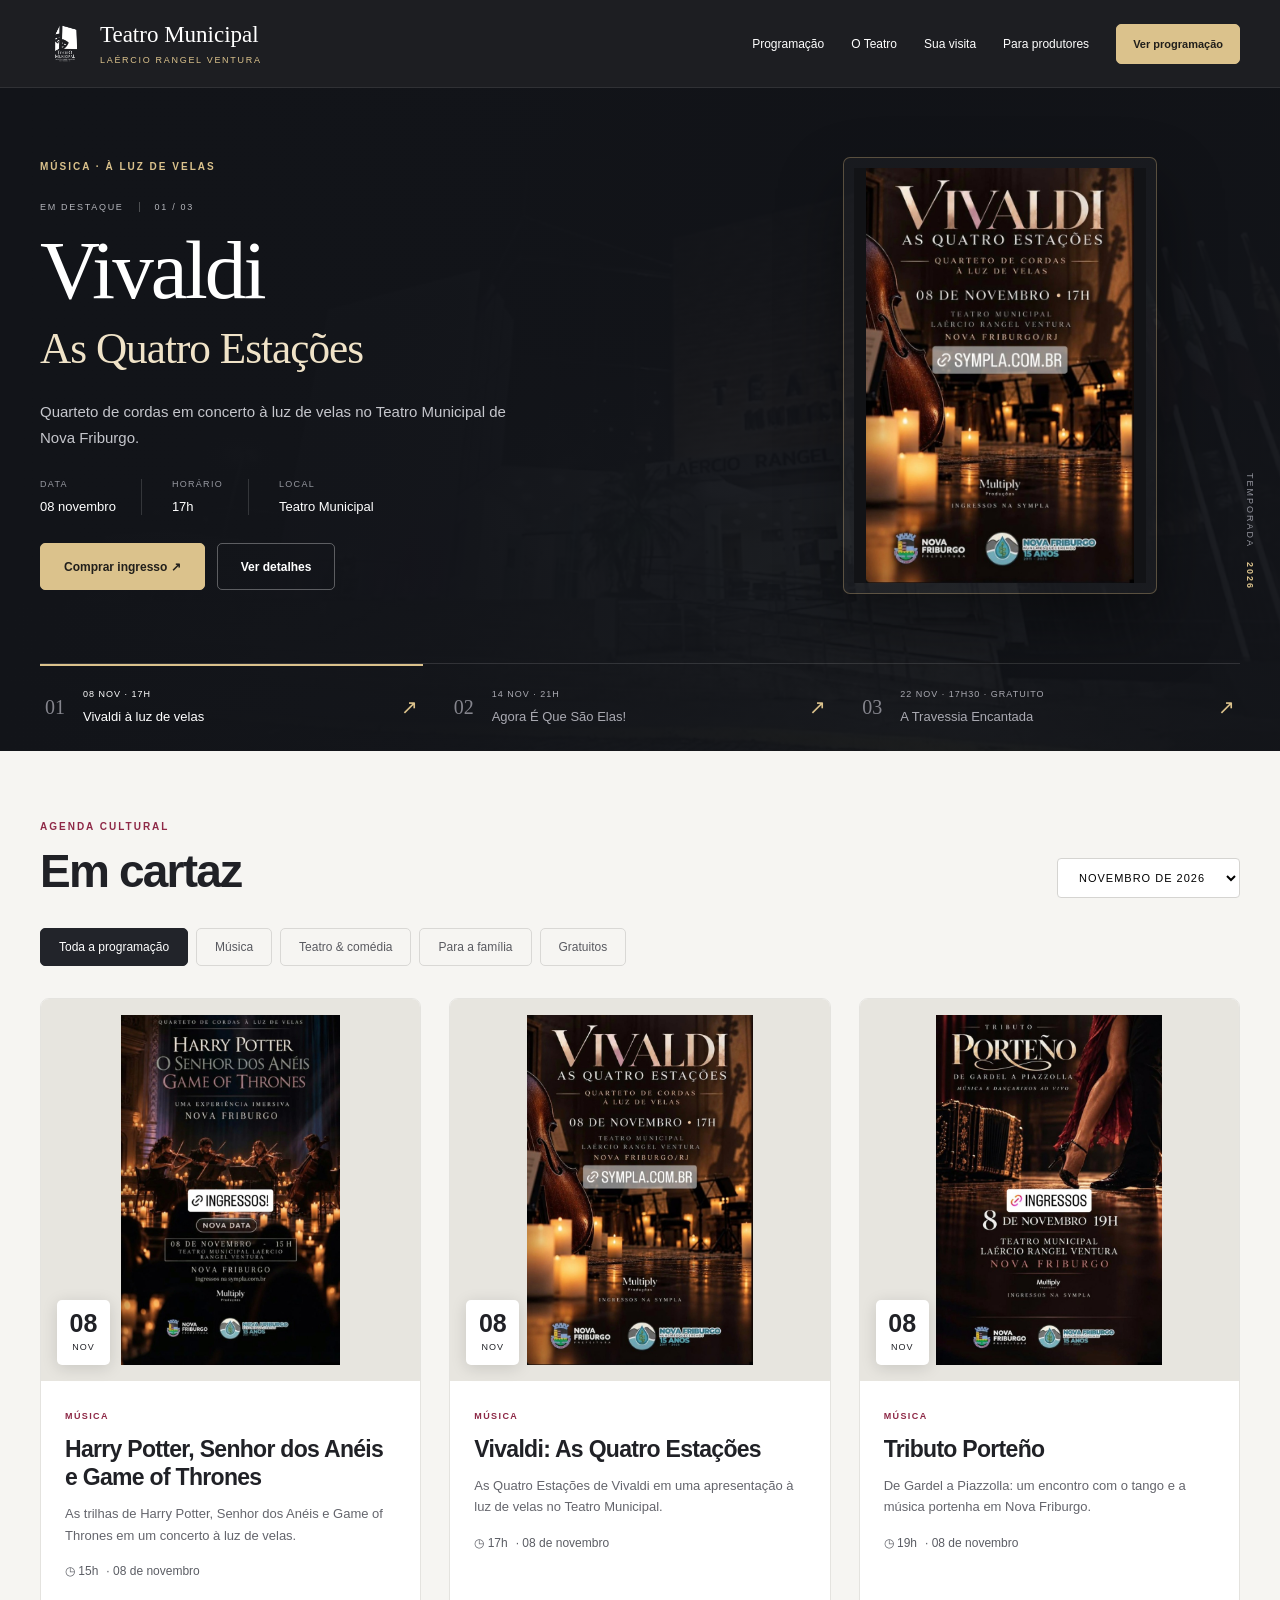
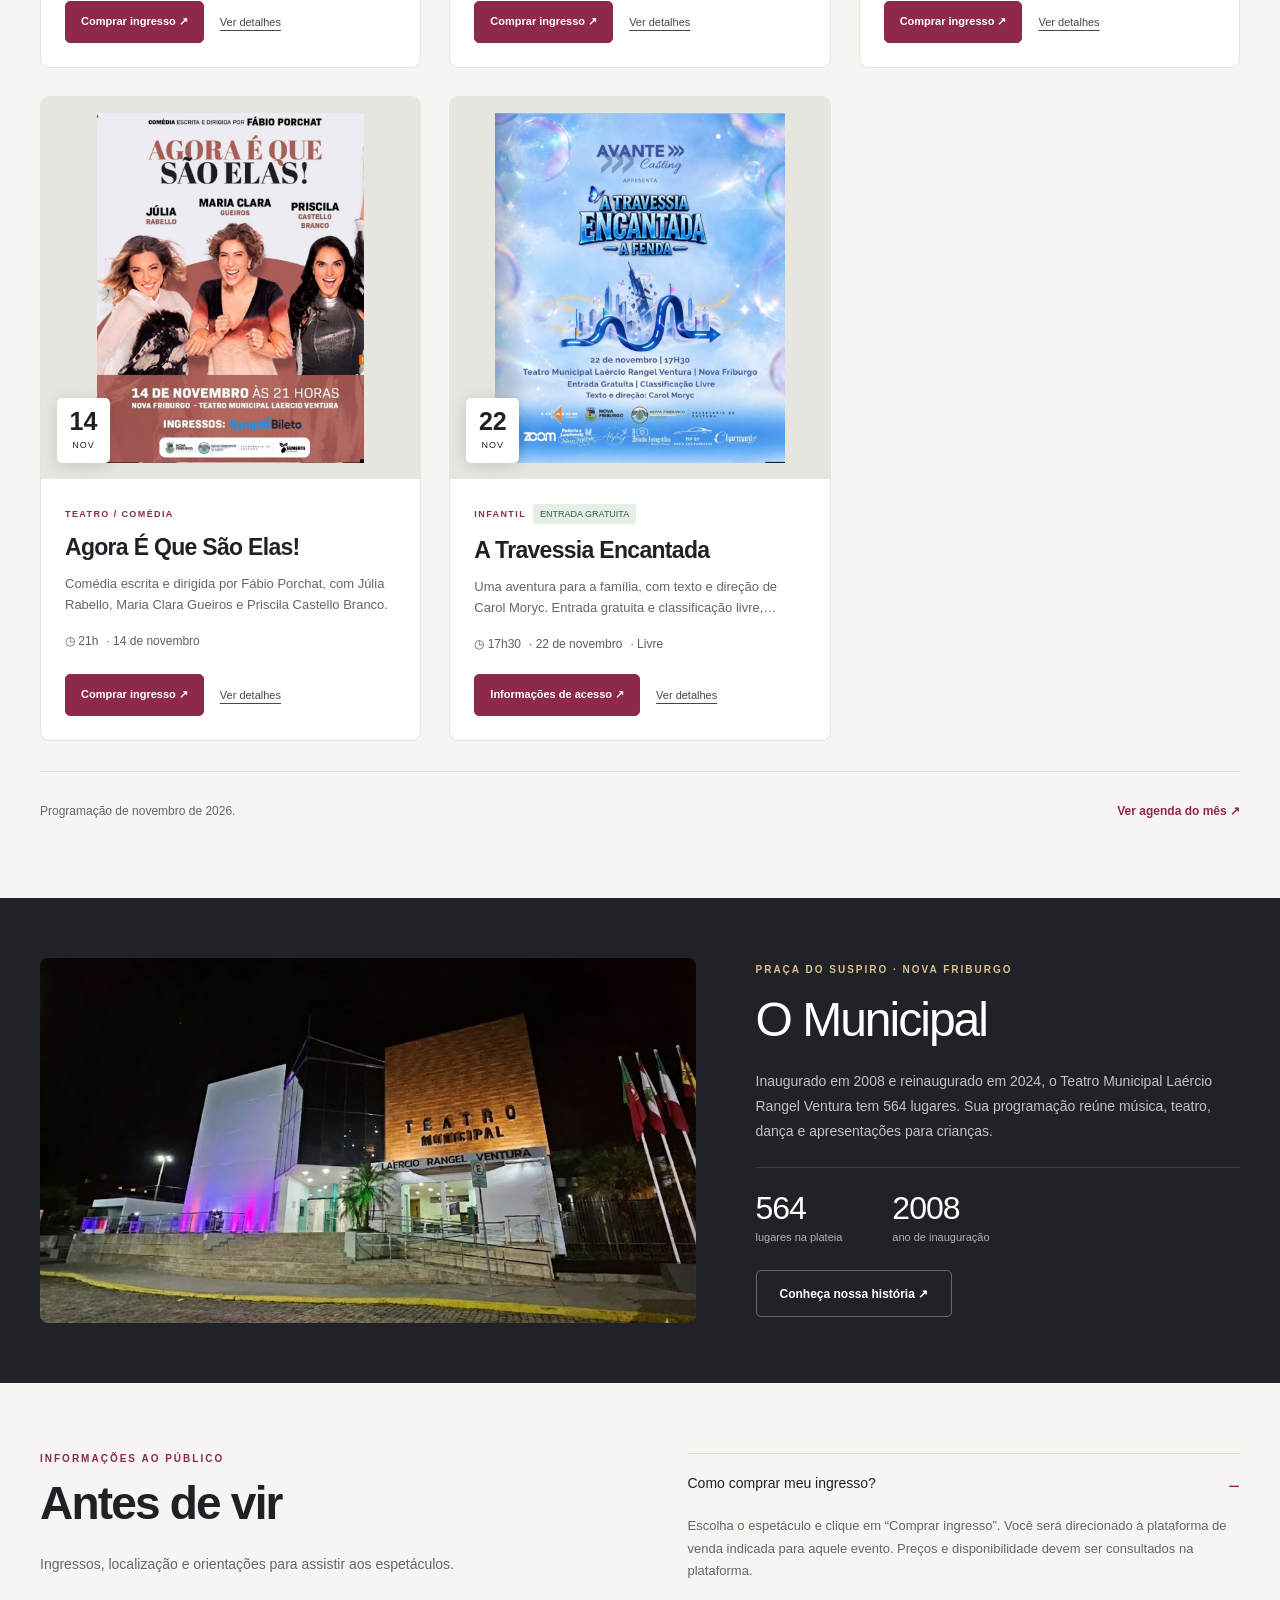
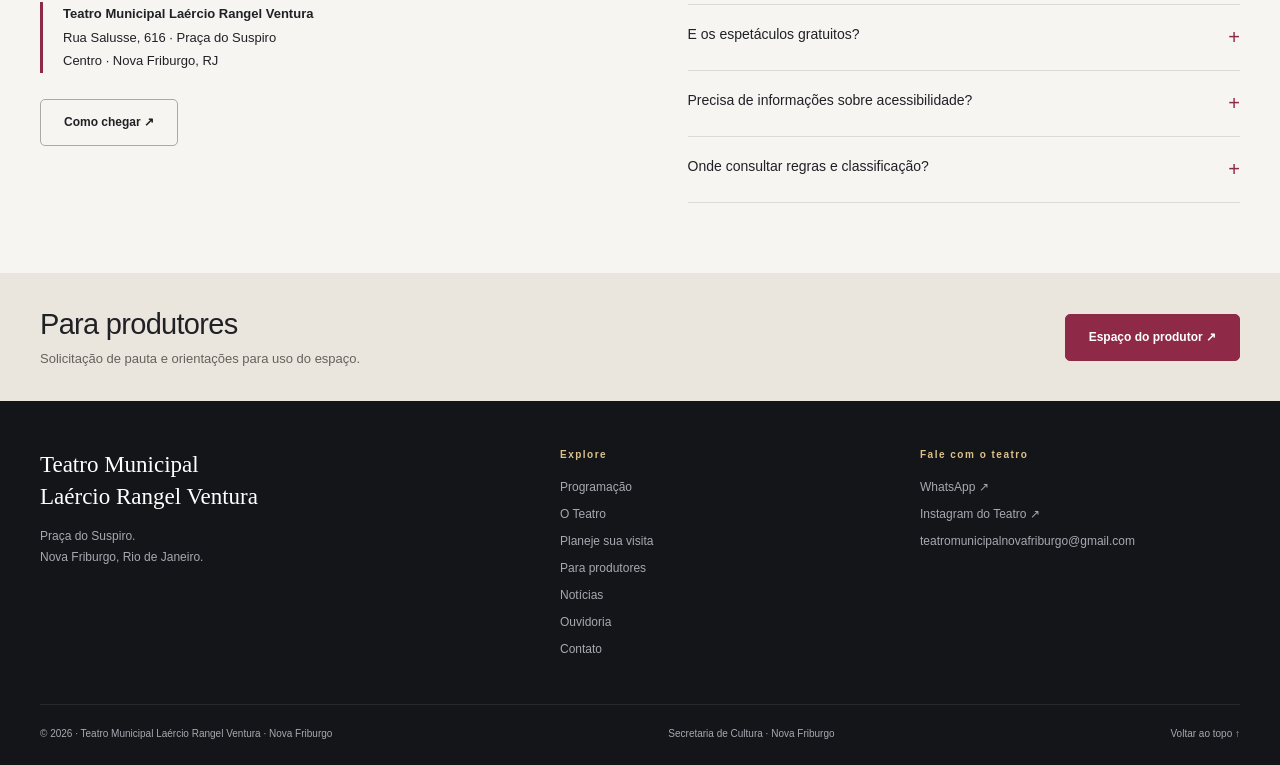
<file: index.html>
<!doctype html>
<html lang="pt-BR">
<head>
<meta charset="utf-8"><meta name="viewport" content="width=device-width,initial-scale=1">
<title>Teatro Municipal Laércio Rangel Ventura | Nova Friburgo</title>
<meta name="description" content="Confira a programação, os ingressos e as informações do Teatro Municipal Laércio Rangel Ventura, em Nova Friburgo.">
<style>
:root{--ink:#202126;--muted:#64656c;--cream:#f6f5f2;--paper:#fff;--wine:#8e2947;--gold:#dbc28c;--line:#dddde0}*{box-sizing:border-box}html{scroll-behavior:smooth;scroll-padding-top:95px}body{margin:0;color:var(--ink);background:var(--cream);font-family:Arial,Helvetica,sans-serif;-webkit-font-smoothing:antialiased}a{color:inherit;text-decoration:none}button{font:inherit;cursor:pointer}h1,h2,h3,p{margin:0}button,a{transition:background .2s,color .2s,transform .2s}a:focus-visible,button:focus-visible,summary:focus-visible{outline:3px solid #b18a48;outline-offset:5px}.wrap{max-width:1200px;width:calc(100% - 80px);margin:auto}.preview{padding:7px 16px;background:#27282c;color:#b8b8be;text-align:center;font-size:10px;letter-spacing:.5px}.preview b{color:#ecebee}.mast{position:sticky;top:0;z-index:20;background:#141519f5;border-bottom:1px solid #ffffff16;color:white;backdrop-filter:blur(14px)}.head{height:87px;display:flex;align-items:center;justify-content:space-between;gap:25px}.brand{display:flex;align-items:center;gap:12px;flex-shrink:0}.brand img{height:61px;width:48px;object-fit:contain}.brand strong{display:block;font-family:Georgia,serif;font-size:23px;font-weight:400}.brand small{display:block;font-size:9px;letter-spacing:1.7px;color:var(--gold);margin-top:7px}.nav{display:flex;gap:27px;align-items:center;font-size:12px}.nav a:hover{color:var(--gold)}.btn{display:inline-flex;justify-content:center;align-items:center;gap:14px;min-height:47px;padding:14px 23px;border:1px solid var(--wine);background:var(--wine);color:#fff;border-radius:5px;font-weight:600;font-size:12px}.btn:hover{background:#6e2038;transform:translateY(-2px)}.btn.gold{background:var(--gold);border-color:var(--gold);color:#211f1b}.btn.gold:hover{background:#e8d4a9}.btn.soft{background:transparent;color:white;border-color:#ffffff50}.btn.soft:hover{background:#ffffff12}.btn.outline{background:transparent;color:var(--ink);border-color:#aaa9a6}.btn.outline:hover{background:#e9e7e0}.nav .btn{font-size:11px;padding:11px 16px;min-height:40px}.menu{display:none;color:white;border:1px solid #ffffff50;background:transparent;border-radius:4px;padding:9px 13px}.hero{position:relative;isolation:isolate;background:#13151a;color:white;overflow:hidden}.hero-back{position:absolute;inset:0;width:100%;height:100%;object-fit:cover;opacity:.18;z-index:-2;filter:saturate(.45)}.hero:after{content:'';position:absolute;inset:0;z-index:-1;background:linear-gradient(90deg,#121419 0%,#121419ed 36%,#121419a0 73%,#121419c0)}.hero-grid{display:grid;grid-template-columns:1.15fr .85fr;gap:70px;align-items:center;min-height:575px;padding-top:44px;padding-bottom:44px}.eyebrow{display:block;font-size:10px;text-transform:uppercase;letter-spacing:2px;font-weight:700;color:var(--wine)}.hero .eyebrow{color:var(--gold);letter-spacing:2px}.hero-number{display:flex;align-items:center;gap:15px;font-size:9px;letter-spacing:1.7px;color:#b4b5bb;margin-top:30px}.hero-number span{border-left:1px solid #ffffff40;padding-left:15px}h1{font-size:clamp(48px,6.5vw,90px);letter-spacing:-3px;line-height:1.02;font-weight:500;margin:16px 0 24px;font-family:Georgia,serif}h1 span{display:block;font-size:.52em;letter-spacing:-1px;line-height:1.2;margin-top:10px;color:#f0e3c8}.hero p{font-size:15px;line-height:1.75;color:#c5c6cc;max-width:470px}.hero-meta{display:flex;gap:30px;margin:28px 0}.hero-meta>div{border-right:1px solid #ffffff25;padding-right:25px}.hero-meta>div:last-child{border:0}.hero-meta span{display:block;color:#9799a1;font-size:9px;letter-spacing:1.3px;margin-bottom:8px}.hero-meta strong{font-size:13px;font-weight:400}.hero-actions{display:flex;gap:12px}.hero-art{position:relative;display:flex;align-items:center;justify-content:center;padding:6px 15px}.poster-frame{padding:10px;border:1px solid #c4a77660;background:#ffffff08;border-radius:7px;box-shadow:0 30px 65px #0006}.poster-frame img{display:block;height:415px;width:292px;object-fit:contain;background:#121316}.art-caption{position:absolute;right:-15px;bottom:10px;writing-mode:vertical-rl;letter-spacing:2px;font-size:9px;color:#93949d}.art-caption b{color:var(--gold);margin-top:10px}.feature-tabs{display:grid;grid-template-columns:repeat(3,1fr);border-top:1px solid #ffffff20;gap:26px}.feature-tab{border:0;border-top:2px solid transparent;background:transparent;color:#aaaab2;text-align:left;display:flex;gap:18px;align-items:center;padding:23px 5px 26px}.feature-tab.active{border-top-color:var(--gold);color:white}.feature-tab>span{font-size:20px;font-family:Georgia,serif;color:#85858d}.feature-tab small{font-size:9px;letter-spacing:1px;display:block;margin-bottom:8px}.feature-tab b{font-size:13px;font-weight:500}.feature-tab i{font-style:normal;margin-left:auto;font-size:20px;color:var(--gold)}.feature-tab:hover{background:#ffffff05}.section{padding:70px 0}.section-top{display:flex;align-items:flex-end;justify-content:space-between;gap:24px;margin-bottom:30px}.section-top h2,.visit h2{font-size:46px;letter-spacing:-1.8px;font-weight:600;margin-top:12px}.month{font-size:11px;border:1px solid #d5d4d1;background:white;border-radius:4px;padding:12px 17px;letter-spacing:1px}.filters{display:flex;flex-wrap:wrap;gap:8px;margin-bottom:32px}.filter{padding:11px 18px;border:1px solid #d9d8d5;border-radius:5px;background:transparent;color:#595a60;font-size:12px}.filter[aria-pressed=true]{background:#22242a;color:white;border-color:#22242a}.filter:hover{border-color:#67676c}.grid{display:grid;grid-template-columns:repeat(3,minmax(0,1fr));gap:28px}.card{min-width:0;background:#fff;border:1px solid #e4e3df;border-radius:9px;overflow:hidden;display:flex;flex-direction:column;transition:transform .22s,box-shadow .22s}.card:hover{transform:translateY(-5px);box-shadow:0 15px 30px #25202812}.poster{position:relative;background:#e7e5df;padding:16px 10px}.poster img{width:100%;height:350px;object-fit:contain;display:block}.date{position:absolute;bottom:16px;left:16px;background:#fff;padding:11px 9px;border-radius:5px;box-shadow:0 3px 16px #0002;min-width:53px;text-align:center}.date strong{display:block;font-size:25px;font-weight:600;line-height:1}.date small{font-size:9px;letter-spacing:1px}.card-body{padding:24px;display:flex;flex-direction:column;flex:1}.cat{font-size:9px;font-weight:bold;letter-spacing:1.4px;text-transform:uppercase;color:var(--wine)}.card h3{font-size:23px;font-weight:600;line-height:1.22;margin:12px 0;letter-spacing:-.7px}.desc{font-size:13px;line-height:1.65;color:var(--muted);margin-bottom:18px;display:-webkit-box;-webkit-line-clamp:2;-webkit-box-orient:vertical;overflow:hidden}.facts{font-size:12px;color:#5b5d64;display:flex;flex-wrap:wrap;gap:8px;margin-bottom:23px}.card-actions{display:flex;align-items:center;gap:16px;margin-top:auto}.card .btn{font-size:11px;padding:12px 15px;min-height:42px}.text-btn{background:none;border:0;color:#45464c;text-decoration:underline;text-underline-offset:4px;font-size:11px;padding:8px 0}.free{font-size:9px;color:#316048;background:#e5eee7;padding:5px 7px;border-radius:3px;margin-left:7px;display:inline-block}.calendar-box{margin-top:30px;border-top:1px solid var(--line);padding-top:22px;display:flex;justify-content:space-between;gap:20px;align-items:center;font-size:12px;color:#64656c}.calendar-box button{border:0;background:none;color:var(--wine);font-size:12px;font-weight:bold;padding:10px 0}.empty{display:none;padding:30px}.venue{padding:60px 0;background:#202228;color:#fff}.venue-grid{width:calc(100% - 80px);max-width:1200px;margin:auto;display:grid;grid-template-columns:1.15fr .85fr;gap:60px;align-items:center}.venue-photo{height:365px;width:100%;object-fit:cover;border-radius:8px}.venue-copy .eyebrow{color:var(--gold)}.venue-copy h2{font-size:48px;font-weight:500;letter-spacing:-2px;margin:17px 0 22px}.venue-copy p{font-size:14px;line-height:1.8;color:#c1c3cb}.venue-stats{display:flex;gap:50px;border-top:1px solid #ffffff20;margin-top:23px;padding-top:22px;margin-bottom:25px}.venue-stats b{display:block;font-size:32px;font-weight:500;letter-spacing:-1px}.venue-stats span{font-size:11px;color:#afb0ba}.venue .btn{color:#fff;border-color:#ffffff50}.venue .btn:hover{background:#ffffff10}.visit-grid{display:grid;grid-template-columns:1fr 1fr;gap:95px}.visit h2{margin-bottom:22px}.visit p{font-size:14px;color:var(--muted);line-height:1.75;margin-bottom:22px}.address{font-size:13px;line-height:1.8;border-left:3px solid var(--wine);padding-left:20px;margin:26px 0}.faq details{border-bottom:1px solid #dcdad5;padding:21px 0}.faq details:first-child{border-top:1px solid #dcdad5}.faq summary{list-style:none;cursor:pointer;font-size:14px;display:flex;justify-content:space-between;gap:15px}.faq summary:after{content:'+';font-size:20px;color:var(--wine)}.faq details[open] summary:after{content:'−'}.faq p{font-size:13px;margin:17px 0 0}.producer{background:#eae6de;padding:35px 0}.producer .wrap{display:flex;align-items:center;justify-content:space-between;gap:20px}.producer h2{font-size:29px;font-weight:500;letter-spacing:-.7px}.producer p{font-size:13px;margin-top:10px;color:#66615c}.producer .btn{border-color:var(--wine);background:var(--wine)}footer{background:#141519;color:#a7a9b1;padding:48px 0 23px}.foot-grid{display:grid;grid-template-columns:1.5fr 1fr 1fr;gap:40px}.foot-title{font-family:Georgia,serif;font-size:23px;color:#fff;line-height:1.4}.foot-small{font-size:12px;line-height:1.8;margin-top:12px}.foot-grid h3{font-size:10px;letter-spacing:1.5px;color:var(--gold);margin-bottom:20px}.foot-grid a{display:block;font-size:12px;margin-bottom:13px}.foot-bottom{margin-top:35px;padding-top:20px;border-top:1px solid #ffffff15;display:flex;justify-content:space-between;gap:20px;font-size:10px;line-height:1.7}.skip{position:absolute;left:-9999px}.skip:focus{left:15px;top:15px;background:white;padding:15px;z-index:100}.dialog{border:0;padding:0;border-radius:10px;width:min(890px,calc(100% - 32px));max-height:90vh;background:white;color:var(--ink)}.dialog::backdrop{background:#080a10cc;backdrop-filter:blur(5px)}.modal-inner{display:grid;grid-template-columns:.85fr 1fr;gap:30px;padding:38px}.modal-inner img{width:100%;max-height:470px;object-fit:contain}.modal-inner h2{font-size:34px;line-height:1.15;letter-spacing:-1px;margin:16px 0}.modal-inner p{font-size:14px;color:var(--muted);line-height:1.75;margin-bottom:20px}.modal-note{font-size:10px!important;border-top:1px solid var(--line);padding-top:16px;margin-top:20px}.close{position:absolute;right:8px;top:6px;border:0;background:white;width:32px;height:32px;font-size:25px;border-radius:50%}.calendar-list{list-style:none;margin:20px 0;padding:0}.calendar-list li{display:flex;justify-content:space-between;gap:20px;padding:18px 0;border-bottom:1px solid var(--line);font-size:13px;line-height:1.5}.calendar-list span{white-space:nowrap;color:var(--wine)}[hidden]{display:none!important}.share-btn{margin-top:12px;display:block;background:none;border:0;color:var(--wine);font-size:12px;padding:10px 0}.hero-copy{animation:appear .35s ease}@keyframes appear{from{opacity:.4;transform:translateY(6px)}to{opacity:1;transform:none}}
@media(max-width:1050px){.wrap,.venue-grid{width:calc(100% - 48px)}.nav{gap:18px}.nav .btn{display:none}.hero-grid{gap:35px}.poster-frame img{height:370px;width:250px}.art-caption{right:0}.hero-meta{gap:15px}.hero-meta>div{padding-right:15px}.grid{gap:20px}.poster img{height:295px}.card-body{padding:20px}.card-actions{gap:12px}.venue-grid{gap:35px}.visit-grid{gap:40px}}
@media(max-width:720px){.wrap,.venue-grid{width:calc(100% - 36px)}.preview{font-size:8px}.head{height:75px}.brand strong{font-size:20px}.brand small{font-size:8px;letter-spacing:1px}.brand img{height:51px;width:40px}.menu{display:block}.nav{display:none;position:absolute;top:75px;left:0;right:0;padding:25px;background:#141519;flex-direction:column;align-items:start;border-top:1px solid #ffffff20}.nav.open{display:flex}.hero-grid{grid-template-columns:1fr;padding-top:32px;padding-bottom:30px;gap:30px;min-height:0}.hero-number{margin-top:23px}h1{font-size:62px;letter-spacing:-2px;margin:15px 0 20px}.hero p{font-size:14px}.hero-meta{margin:24px 0;gap:15px}.hero-meta strong{font-size:11px}.hero-meta span{font-size:8px}.hero-art{padding:0}.poster-frame img{height:340px;width:240px}.art-caption{right:15px}.feature-tabs{gap:7px}.feature-tab{gap:7px;padding:17px 2px;align-items:start}.feature-tab>span{font-size:14px}.feature-tab i{display:none}.feature-tab small{font-size:7px;line-height:1.6}.feature-tab b{font-size:10px;line-height:1.5;display:block}.section{padding:44px 0}.section-top h2,.visit h2{font-size:36px}.month{font-size:9px;padding:10px}.eyebrow{font-size:9px;letter-spacing:1.4px}.filters{gap:7px}.filter{font-size:11px;padding:10px 13px}.grid{grid-template-columns:1fr;gap:25px}.poster img{height:395px}.card h3{font-size:26px}.card-body{padding:23px}.card-actions{justify-content:space-between}.card .btn{font-size:12px;padding:13px 20px}.desc{font-size:14px}.facts{font-size:13px}.calendar-box{font-size:11px;align-items:start}.calendar-box button{font-size:11px;white-space:nowrap}.venue{padding:35px 0}.venue-grid{grid-template-columns:1fr;gap:27px}.venue-photo{height:250px}.venue-copy h2{font-size:38px}.visit-grid{grid-template-columns:1fr;gap:30px}.producer .wrap{flex-direction:column;align-items:start;gap:23px}.foot-grid{grid-template-columns:1fr 1fr;gap:30px}.foot-grid>div:first-child{grid-column:1/-1}.foot-bottom{flex-direction:column;gap:10px}.modal-inner{grid-template-columns:1fr;padding:38px 22px;gap:20px}.modal-inner img{max-height:300px}.modal-inner h2{font-size:28px}.calendar-list li{font-size:12px}}@media(prefers-reduced-motion:reduce){html{scroll-behavior:auto}*{animation:none!important;transition:none!important}.card:hover,.btn:hover{transform:none}}
</style>
<link rel="icon" type="image/png" sizes="32x32" href="/favicon-32x32.png?v=b4efaf0463">
<link rel="icon" type="image/png" sizes="16x16" href="/favicon-16x16.png?v=b4efaf0463">
<link rel="icon" type="image/png" sizes="512x512" href="/favicon.png?v=b4efaf0463">
<link rel="shortcut icon" href="/favicon.ico?v=b4efaf0463">
<link rel="apple-touch-icon" sizes="180x180" href="/apple-touch-icon.png?v=b4efaf0463"><link rel="canonical" href="https://teatromunicipalnf.com.br/"><meta property="og:title" content="Teatro Municipal Laércio Rangel Ventura"><meta property="og:description" content="Programação cultural em Nova Friburgo. Consulte espetáculos e ingressos."><meta property="og:image" content="https://teatromunicipalnf.com.br/assets/hero-theater-BQCT0Xtm.jpg"><meta property="og:type" content="website"></head>
<body>
<a href="#conteudo" class="skip">Pular para o conteúdo</a>

<header class="mast"><div class="wrap head"><a class="brand" href="#inicio" aria-label="Teatro Municipal, início"><img src="/assets/teatro-logo-branco-C_85Q_MG.png" alt="Logotipo do Teatro Municipal"><span><strong>Teatro Municipal</strong><small>LAÉRCIO RANGEL VENTURA</small></span></a><button class="menu" aria-label="Abrir menu" aria-expanded="false" aria-controls="nav">Menu</button><nav class="nav" id="nav" aria-label="Menu principal"><a href="#programacao">Programação</a><a href="#teatro">O Teatro</a><a href="#visita">Sua visita</a><a href="#produtores">Para produtores</a><a class="btn gold" href="#programacao">Ver programação</a></nav></div></header>
<main id="conteudo">
<section class="hero" id="inicio"><img class="hero-back" src="/assets/hero-theater-BQCT0Xtm.jpg" alt=""><div class="wrap hero-grid"><div class="hero-copy"><span class="eyebrow" id="hero-category">MÚSICA · À LUZ DE VELAS</span><div class="hero-number">EM DESTAQUE <span id="hero-count">01 / 03</span></div><h1 id="hero-title">Vivaldi<span>As Quatro Estações</span></h1><p id="hero-description">Quarteto de cordas em concerto à luz de velas no Teatro Municipal de Nova Friburgo.</p><div class="hero-meta"><div><span>DATA</span><strong id="hero-date">08 novembro</strong></div><div><span>HORÁRIO</span><strong id="hero-time">17h</strong></div><div><span>LOCAL</span><strong>Teatro Municipal</strong></div></div><div class="hero-actions"><a class="btn gold" id="hero-ticket" href="https://www.sympla.com.br/evento/vivaldi-as-4-estacoes-a-luz-de-velas-nova-friburgo-08-11/3584607" target="_blank" rel="noopener noreferrer">Comprar ingresso ↗</a><button class="btn soft" id="hero-detail" data-detail="vivaldi">Ver detalhes</button></div></div><div class="hero-art"><div class="poster-frame"><img id="hero-image" src="/assets/event-vivaldi.jpg" alt="Cartaz de Vivaldi: As Quatro Estações"></div><span class="art-caption">TEMPORADA <b>2026</b></span></div></div><div class="wrap feature-tabs" role="group" aria-label="Espetáculos em destaque"><button class="feature-tab active" data-feature="vivaldi" aria-pressed="true"><span>01</span><div><small>08 NOV · 17H</small><b>Vivaldi à luz de velas</b></div><i>↗</i></button><button class="feature-tab" data-feature="elas" aria-pressed="false"><span>02</span><div><small>14 NOV · 21H</small><b>Agora É Que São Elas!</b></div><i>↗</i></button><button class="feature-tab" data-feature="travessia" aria-pressed="false"><span>03</span><div><small>22 NOV · 17H30 · GRATUITO</small><b>A Travessia Encantada</b></div><i>↗</i></button></div></section>
<section class="section" id="programacao"><div class="wrap"><div class="section-top"><div><span class="eyebrow">Agenda cultural</span><h2>Em cartaz</h2></div><select class="month" id="schedule-month" aria-label="Mês da programação" style="max-width:100%;text-transform:uppercase"><option value="2026-11">Novembro de 2026</option></select></div><div class="filters" role="group" aria-label="Filtrar programação"><button class="filter" aria-pressed="true" data-filter="all">Toda a programação</button><button class="filter" aria-pressed="false" data-filter="Música">Música</button><button class="filter" aria-pressed="false" data-filter="Teatro">Teatro & comédia</button><button class="filter" aria-pressed="false" data-filter="Infantil">Para a família</button><button class="filter" aria-pressed="false" data-filter="Gratuito">Gratuitos</button></div><div class="grid" id="cards"></div><p class="empty" id="empty" role="status">Nenhum espetáculo nesta categoria.</p><div class="calendar-box"><span id="calendar-summary" aria-live="polite">Programação de novembro de 2026.</span><button id="calendar-open">Ver agenda do mês ↗</button></div></div></section>
<section class="venue" id="teatro"><div class="venue-grid"><img class="venue-photo" src="/assets/hero-theater-BQCT0Xtm.jpg" alt="Fachada iluminada do Teatro Municipal Laércio Rangel Ventura à noite"><div class="venue-copy"><span class="eyebrow">Praça do Suspiro · Nova Friburgo</span><h2>O Municipal</h2><p>Inaugurado em 2008 e reinaugurado em 2024, o Teatro Municipal Laércio Rangel Ventura tem 564 lugares. Sua programação reúne música, teatro, dança e apresentações para crianças.</p><div class="venue-stats"><div><b>564</b><span>lugares na plateia</span></div><div><b>2008</b><span>ano de inauguração</span></div></div><a href="https://teatromunicipalnf.com.br/sobre" class="btn outline" target="_blank" rel="noopener noreferrer">Conheça nossa história ↗</a></div></div></section>
<section class="section visit" id="visita"><div class="wrap visit-grid"><div><span class="eyebrow">Informações ao público</span><h2>Antes de vir</h2><p>Ingressos, localização e orientações para assistir aos espetáculos.</p><div class="address"><b>Teatro Municipal Laércio Rangel Ventura</b><br>Rua Salusse, 616 · Praça do Suspiro<br>Centro · Nova Friburgo, RJ</div><a class="btn outline" href="https://www.google.com/maps/search/?api=1&query=Teatro+Municipal+Laercio+Rangel+Ventura+Nova+Friburgo" target="_blank" rel="noopener noreferrer">Como chegar ↗</a></div><div class="faq"><details open><summary>Como comprar meu ingresso?</summary><p>Escolha o espetáculo e clique em “Comprar ingresso”. Você será direcionado à plataforma de venda indicada para aquele evento. Preços e disponibilidade devem ser consultados na plataforma.</p></details><details><summary>E os espetáculos gratuitos?</summary><p>A forma de acesso pode variar. Consulte as orientações do evento ou fale com a equipe do teatro antes de sua visita.</p></details><details><summary>Precisa de informações sobre acessibilidade?</summary><p>Entre em contato com a equipe para confirmar os recursos e as orientações disponíveis para o espetáculo desejado.</p><a class="text-btn" href="https://wa.me/5522992041713" target="_blank" rel="noopener noreferrer">Falar com o teatro ↗</a></details><details><summary>Onde consultar regras e classificação?</summary><p>Consulte a página de venda do espetáculo para classificação indicativa, documentação, meia-entrada e condições de acesso. Em caso de dúvida, fale com a organização do evento.</p></details></div></div></section>
<section class="producer" id="produtores"><div class="wrap"><div><h2>Para produtores</h2><p>Solicitação de pauta e orientações para uso do espaço.</p></div><a class="btn soft" href="https://teatromunicipalnf.com.br/produtores" target="_blank" rel="noopener noreferrer">Espaço do produtor ↗</a></div></section>
</main>
<footer><div class="wrap"><div class="foot-grid"><div><div class="foot-title">Teatro Municipal<br>Laércio Rangel Ventura</div><p class="foot-small">Praça do Suspiro.<br>Nova Friburgo, Rio de Janeiro.</p></div><div><h3>Explore</h3><a href="#programacao">Programação</a><a href="#teatro">O Teatro</a><a href="#visita">Planeje sua visita</a><a href="#produtores">Para produtores</a><a href="/noticias">Notícias</a><a href="/ouvidoria">Ouvidoria</a><a href="/contato">Contato</a></div><div><h3>Fale com o teatro</h3><a href="https://wa.me/5522992041713" target="_blank" rel="noopener noreferrer">WhatsApp ↗</a><a href="https://www.instagram.com/teatromunicipalnf/" target="_blank" rel="noopener noreferrer">Instagram do Teatro ↗</a><a href="mailto:teatromunicipalnovafriburgo@gmail.com">teatromunicipalnovafriburgo@gmail.com</a></div></div><div class="foot-bottom"><span>© 2026 · Teatro Municipal Laércio Rangel Ventura · Nova Friburgo</span><span>Secretaria de Cultura · Nova Friburgo</span><a href="#inicio">Voltar ao topo ↑</a></div></div></footer>
<dialog class="dialog" id="detail-dialog" aria-labelledby="detail-title"><button class="close" aria-label="Fechar detalhes">×</button><div class="modal-inner"><img id="detail-img" alt=""><div><span class="eyebrow" id="detail-cat"></span><h2 id="detail-title"></h2><p id="detail-meta"></p><p id="detail-desc"></p><a class="btn" id="detail-link" target="_blank" rel="noopener noreferrer">Comprar ingresso ↗</a><p class="modal-note">Confirme valores, classificação e condições de acesso com a organização do evento.</p></div></div></dialog>
<dialog class="dialog" id="calendar-dialog" aria-labelledby="calendar-title"><button class="close" aria-label="Fechar agenda">×</button><div style="padding:40px 30px"><span class="eyebrow">Agenda do mês</span><h2 id="calendar-title" style="font-size:36px;margin-top:12px">Novembro 2026</h2><ul class="calendar-list" id="calendar-list"></ul><p style="font-size:11px;color:#666">Consulte as condições de acesso de cada espetáculo.</p></div></dialog>
<script>
const events=[
{id:'trilhas',title:'Harry Potter, Senhor dos Anéis e Game of Thrones',full:'Trilhas de Harry Potter, Senhor dos Anéis e Game of Thrones',cat:'Música',day:'08',time:'15h',image:'/assets/event-trilhas-geek.jpg',desc:'As trilhas de Harry Potter, Senhor dos Anéis e Game of Thrones em um concerto à luz de velas.',producer:'Multiply Produções',url:'https://www.sympla.com.br/evento/trilhas-de-game-of-thrones-senhor-dos-aneis-e-harry-potter-a-luz-de-velas-nova-friburgo-08-11/3584608'},
{id:'vivaldi',title:'Vivaldi: As Quatro Estações',full:'Vivaldi: As Quatro Estações à Luz de Velas',cat:'Música',day:'08',time:'17h',image:'/assets/event-vivaldi.jpg',desc:'As Quatro Estações de Vivaldi em uma apresentação à luz de velas no Teatro Municipal.',producer:'Multiply Produções',url:'https://www.sympla.com.br/evento/vivaldi-as-4-estacoes-a-luz-de-velas-nova-friburgo-08-11/3584607'},
{id:'porteno',title:'Tributo Porteño',full:'Tributo Porteño: De Gardel a Piazzolla',cat:'Música',day:'08',time:'19h',image:'/assets/event-tributo-porteno.jpg',desc:'De Gardel a Piazzolla: um encontro com o tango e a música portenha em Nova Friburgo.',producer:'Multiply Produções',url:'https://www.sympla.com.br/evento/tributo-porteno-de-gardel-a-piazzolla-nova-friburgo-rj-08-11/3614730'},
{id:'elas',title:'Agora É Que São Elas!',full:'Agora É Que São Elas!',cat:'Teatro',day:'14',time:'21h',image:'/assets/event-agora-e-que-sao-elas.jpg',desc:'Comédia escrita e dirigida por Fábio Porchat, com Júlia Rabello, Maria Clara Gueiros e Priscila Castello Branco.',producer:'Semente Cultural',url:'https://bileto.sympla.com.br/event/125938'},
{id:'travessia',title:'A Travessia Encantada',full:'A Travessia Encantada: A Fenda',cat:'Infantil',day:'22',time:'17h30',image:'/assets/event-travessia-encantada.jpg',desc:'Uma aventura para a família, com texto e direção de Carol Moryc. Entrada gratuita e classificação livre, conforme o cartaz.',producer:'Avante Casting / Secretaria de Cultura',free:true,url:'https://wa.me/5522992041713'}];
const cards=document.querySelector('#cards');
events.forEach(e=>{const card=document.createElement('article');card.className='card';card.dataset.category=e.cat;card.dataset.free=!!e.free;card.innerHTML=`<div class="poster"><img src="${e.image}" alt="Cartaz de ${e.full}" loading="lazy"><div class="date"><strong>${e.day}</strong><small>NOV</small></div></div><div class="card-body"><div><span class="cat">${e.cat==='Teatro'?'Teatro / Comédia':e.cat}</span>${e.free?'<span class="free">ENTRADA GRATUITA</span>':''}</div><h3>${e.title}</h3><p class="desc">${e.desc}</p><div class="facts"><span>◷ ${e.time}</span><span>· ${e.day} de novembro</span>${e.free?'<span>· Livre</span>':''}</div><div class="card-actions"><a class="btn" href="${e.url}" target="_blank" rel="noopener noreferrer">${e.free?'Informações de acesso':'Comprar ingresso'} ↗</a><button class="text-btn" data-detail="${e.id}">Ver detalhes</button></div></div>`;cards.append(card)});
document.querySelectorAll('[data-filter]').forEach(btn=>btn.addEventListener('click',()=>{document.querySelectorAll('[data-filter]').forEach(b=>b.setAttribute('aria-pressed',String(b===btn)));let visible=0;document.querySelectorAll('.card').forEach(c=>{const show=btn.dataset.filter==='all'||c.dataset.category===btn.dataset.filter||(btn.dataset.filter==='Gratuito'&&c.dataset.free==='true');c.hidden=!show;if(show)visible++});document.querySelector('#empty').style.display=visible?'none':'block'}));
const detail=document.querySelector('#detail-dialog');document.querySelectorAll('[data-detail]').forEach(b=>b.addEventListener('click',()=>{const e=events.find(e=>e.id===b.dataset.detail);document.querySelector('#detail-img').src=e.image;document.querySelector('#detail-img').alt='Cartaz de '+e.full;document.querySelector('#detail-title').textContent=e.full;document.querySelector('#detail-cat').textContent=e.cat;document.querySelector('#detail-meta').textContent=e.day+' de novembro de 2026 · '+e.time+' · '+e.producer;document.querySelector('#detail-desc').textContent=e.desc;const link=document.querySelector('#detail-link');link.href=e.url;link.textContent=e.free?'Consultar acesso gratuito ↗':'Comprar ingresso ↗';detail.showModal()}));
document.querySelectorAll('dialog').forEach(d=>{d.querySelector('.close').addEventListener('click',()=>d.close());d.addEventListener('click',e=>{if(e.target===d&& (e.clientX<d.getBoundingClientRect().left||e.clientX>d.getBoundingClientRect().right||e.clientY<d.getBoundingClientRect().top||e.clientY>d.getBoundingClientRect().bottom))d.close()})});
document.querySelector('#calendar-list').innerHTML=events.map(e=>`<li><b>${e.title}</b><span>${e.day}/11 · ${e.time}</span></li>`).join('');document.querySelector('#calendar-open').addEventListener('click',()=>document.querySelector('#calendar-dialog').showModal());
const menu=document.querySelector('.menu'),nav=document.querySelector('#nav');menu.addEventListener('click',()=>{const open=nav.classList.toggle('open');menu.setAttribute('aria-expanded',String(open));menu.setAttribute('aria-label',open?'Fechar menu':'Abrir menu')});nav.querySelectorAll('a').forEach(a=>a.addEventListener('click',()=>{nav.classList.remove('open');menu.setAttribute('aria-expanded','false');menu.setAttribute('aria-label','Abrir menu')}));

const featureOrder=['vivaldi','elas','travessia'];
document.querySelectorAll('[data-feature]').forEach(btn=>btn.addEventListener('click',()=>{const e=events.find(x=>x.id===btn.dataset.feature);document.querySelectorAll('[data-feature]').forEach(b=>{b.classList.toggle('active',b===btn);b.setAttribute('aria-pressed',String(b===btn))});document.querySelector('#hero-title').textContent=e.id==='vivaldi'?'Vivaldi':e.title;if(e.id==='vivaldi'){const sub=document.createElement('span');sub.textContent='As Quatro Estações';document.querySelector('#hero-title').append(sub)}document.querySelector('#hero-category').textContent=e.cat+(e.free?' · ENTRADA GRATUITA':' · NOVEMBRO 2026');document.querySelector('#hero-count').textContent='0'+(featureOrder.indexOf(e.id)+1)+' / 03';document.querySelector('#hero-description').textContent=e.desc;document.querySelector('#hero-date').textContent=e.day+' novembro';document.querySelector('#hero-time').textContent=e.time;document.querySelector('#hero-image').src=e.image;document.querySelector('#hero-image').alt='Cartaz de '+e.full;document.querySelector('#hero-ticket').href=e.url;document.querySelector('#hero-ticket').textContent=e.free?'Informações de acesso ↗':'Comprar ingresso ↗';document.querySelector('#hero-detail').dataset.detail=e.id}));
const share=document.createElement('button');share.className='share-btn';share.textContent='Compartilhar espetáculo ↗';document.querySelector('#detail-link').after(share);share.addEventListener('click',async()=>{const title=document.querySelector('#detail-title').textContent,url=document.querySelector('#detail-link').href;try{if(navigator.share){await navigator.share({title,url})}else if(navigator.clipboard&&window.isSecureContext){await navigator.clipboard.writeText(title+' '+url);share.textContent='Link copiado';setTimeout(()=>share.textContent='Compartilhar espetáculo ↗',2200)}else{window.prompt('Copie o link do espetáculo:',url)}}catch(e){if(e.name!=='AbortError')window.prompt('Copie o link do espetáculo:',url)}});
</script><script type="module" src="/assets/theater-data.js?v=20261117"></script>
</body></html>
</file>
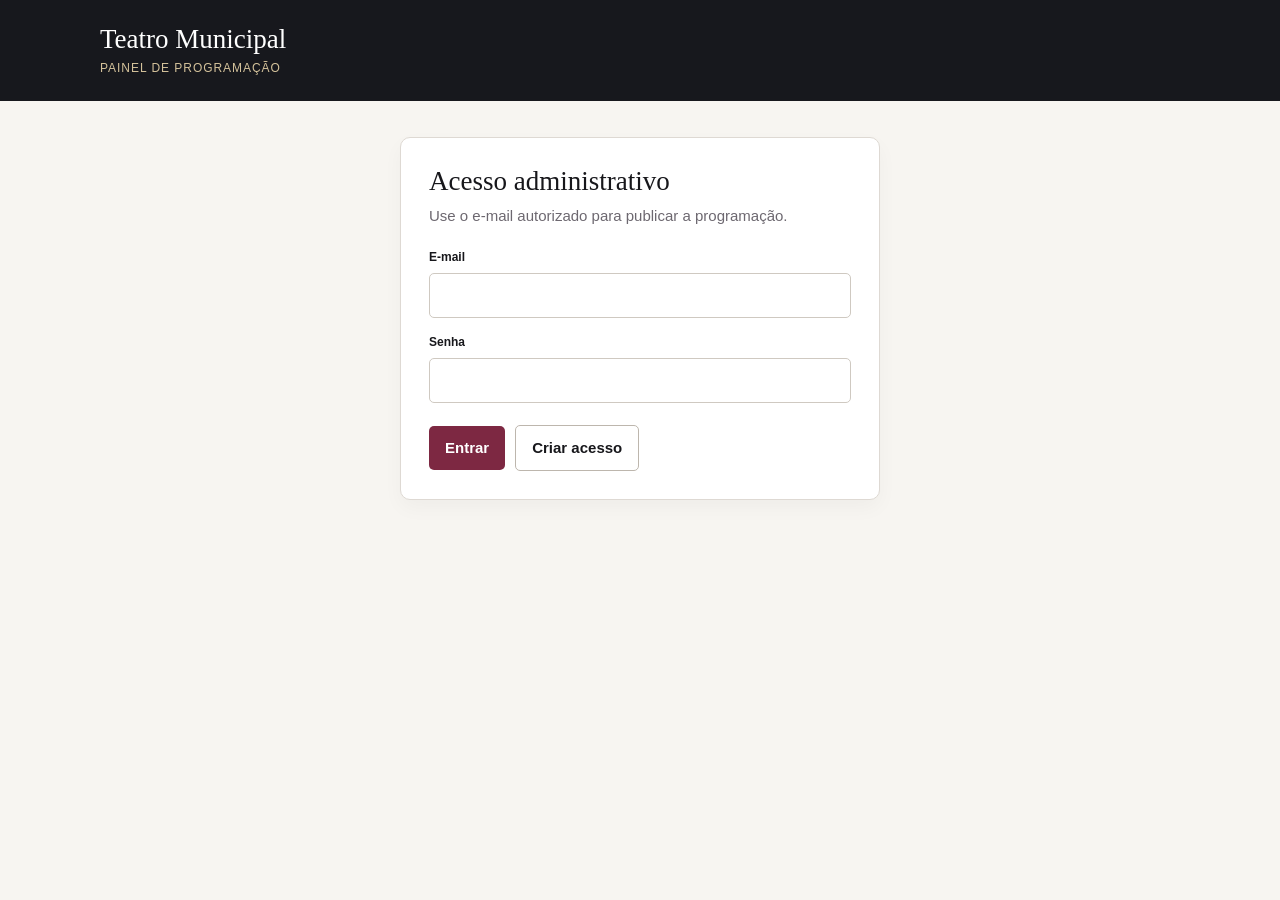
<file: admin/index.html>
<!doctype html>
<html lang="pt-BR">
<head>
  <meta charset="utf-8">
  <meta name="viewport" content="width=device-width, initial-scale=1">
  <meta name="robots" content="noindex,nofollow">
  <title>Painel de Programação | Teatro Municipal</title>
  <style>
    :root{--ink:#17171b;--paper:#f7f5f1;--card:#fff;--wine:#7d2842;--gold:#c9a867;--muted:#6d6870;--line:#ded9d3}*{box-sizing:border-box}body{margin:0;background:var(--paper);color:var(--ink);font:15px/1.45 Arial,sans-serif}.top{background:#17181d;color:#fff;padding:24px}.top div,.shell{width:min(1080px,calc(100% - 36px));margin:auto}.top h1{font:500 27px Georgia,serif;margin:0}.top p{color:#d4c29b;margin:5px 0 0;font-size:12px;letter-spacing:.08em;text-transform:uppercase}.shell{padding:36px 0 64px}.card{background:var(--card);border:1px solid var(--line);border-radius:10px;padding:28px;box-shadow:0 8px 20px #251c1309}.auth{max-width:480px;margin:auto}.hidden{display:none!important}h2{font:500 27px Georgia,serif;margin:0 0 8px}h3{font:500 20px Georgia,serif;margin:0}.hint{color:var(--muted);margin:0 0 22px}.grid{display:grid;grid-template-columns:repeat(2,minmax(0,1fr));gap:16px}.full{grid-column:1/-1}label{display:block;font-weight:700;font-size:12px;margin-bottom:6px}input,select,textarea{width:100%;font:inherit;border:1px solid #cfc9c1;border-radius:5px;padding:11px;background:#fff;color:var(--ink)}textarea{min-height:105px;resize:vertical}.checks{display:flex;gap:20px;align-items:center;flex-wrap:wrap}.checks label{display:flex;gap:7px;align-items:center;margin:0;font-size:14px}.checks input{width:auto}button{font:inherit;font-weight:700;border:0;border-radius:5px;padding:11px 16px;cursor:pointer;background:var(--wine);color:#fff}button:hover{background:#632035}button.secondary{background:#fff;color:var(--ink);border:1px solid #bdb6ad}button.danger{background:#9d3030}.actions{display:flex;gap:10px;align-items:center;flex-wrap:wrap;margin-top:22px}.status{margin:16px 0 0;padding:11px;border-radius:5px;background:#f1ede7;color:#4f4540}.status.error{background:#ffe9e7;color:#85231c}.status.success{background:#e6f3e8;color:#1e6631}table{width:100%;border-collapse:collapse;margin-top:25px}th,td{padding:12px 8px;border-bottom:1px solid var(--line);text-align:left;vertical-align:top;font-size:13px}th{color:var(--muted);font-size:11px;text-transform:uppercase;letter-spacing:.06em}.row-actions{display:flex;gap:7px}.row-actions button{font-size:12px;padding:7px 10px}.logout{margin-left:auto}.section{margin-top:28px}.notice{border-left:3px solid var(--gold);padding:10px 14px;background:#fffaf0;font-size:13px;margin:18px 0}@media(max-width:720px){.grid{grid-template-columns:1fr}.shell{width:min(100% - 24px,1080px);padding-top:24px}.card{padding:20px}table{display:block;overflow:auto}.logout{margin-left:0}}
  </style>
<link rel="icon" type="image/png" sizes="32x32" href="/favicon-32x32.png?v=b4efaf0463">
<link rel="icon" type="image/png" sizes="16x16" href="/favicon-16x16.png?v=b4efaf0463">
<link rel="icon" type="image/png" sizes="512x512" href="/favicon.png?v=b4efaf0463">
<link rel="shortcut icon" href="/favicon.ico?v=b4efaf0463">
<link rel="apple-touch-icon" sizes="180x180" href="/apple-touch-icon.png?v=b4efaf0463">
</head>
<body>
  <header class="top"><div><h1>Teatro Municipal</h1><p>Painel de programação</p></div></header>
  <main class="shell">
    <section id="auth-card" class="card auth">
      <h2>Acesso administrativo</h2>
      <p class="hint">Use o e-mail autorizado para publicar a programação.</p>
      <form id="auth-form">
        <label for="auth-email">E-mail</label><input id="auth-email" type="email" required autocomplete="email">
        <label for="auth-password" style="margin-top:16px">Senha</label><input id="auth-password" type="password" required minlength="8" autocomplete="current-password">
        <div class="actions"><button type="submit">Entrar</button><button id="sign-up" type="button" class="secondary">Criar acesso</button></div>
      </form>
      <p id="auth-status" class="status hidden" role="status"></p>
    </section>
    <section id="app" class="hidden">
      <div class="card"><div class="actions"><div><h2>Programação</h2><p class="hint">Inclua, edite, publique ou retire eventos da página inicial.</p></div><button id="logout" class="secondary logout" type="button">Sair</button></div>
        <p class="notice">Cartazes enviados ficam no Storage do Teatro. Imagens JPG, PNG ou WebP de até 5 MB são aceitas.</p>
        <form id="event-form" class="grid">
          <input id="event-original-slug" type="hidden">
          <div><label for="event-slug">Identificador</label><input id="event-slug" required pattern="[a-z0-9-]{3,80}" placeholder="nome-do-evento"><small>minúsculas, números e hífens</small></div>
          <div><label for="event-category">Categoria</label><select id="event-category"><option>Música</option><option>Teatro</option><option>Infantil</option><option>Dança</option><option>Outros</option></select></div>
          <div class="full"><label for="event-title">Título curto</label><input id="event-title" required maxlength="160"></div>
          <div class="full"><label for="event-full-title">Título completo</label><input id="event-full-title" required maxlength="200"></div>
          <div><label for="event-date">Data</label><input id="event-date" type="date" required></div>
          <div><label for="event-time">Horário</label><input id="event-time" required maxlength="20" placeholder="19h30"></div>
          <div><label for="event-producer">Produtor(a)</label><input id="event-producer" required maxlength="160"></div>
          <div><label for="event-ticket">Link de ingresso ou informações</label><input id="event-ticket" type="url" required placeholder="https://"></div>
          <div class="full"><label for="event-description">Descrição</label><textarea id="event-description" required maxlength="1200"></textarea></div>
          <div><label for="event-image-url">URL do cartaz (opcional se enviar arquivo)</label><input id="event-image-url" type="url" placeholder="https://..."></div>
          <div><label for="event-image-file">Enviar cartaz</label><input id="event-image-file" type="file" accept="image/jpeg,image/png,image/webp"></div>
          <div class="full checks"><label><input id="event-free" type="checkbox"> Evento gratuito</label><label><input id="event-published" type="checkbox" checked> Publicar no site</label><label for="event-featured">Destaque da abertura</label><select id="event-featured" style="width:auto"><option value="">Sem destaque</option><option value="1">Destaque 1</option><option value="2">Destaque 2</option><option value="3">Destaque 3</option></select></div>
          <div class="full actions"><button type="submit">Salvar programação</button><button id="clear-form" type="button" class="secondary">Novo evento</button></div>
        </form>
        <p id="event-status" class="status hidden" role="status"></p>
      </div>
      <div class="card section"><h3>Eventos cadastrados</h3><div id="events-table"></div></div>
    </section>
  </main>
  <script type="module" src="/assets/admin.js"></script>
</body>
</html>
</file>
